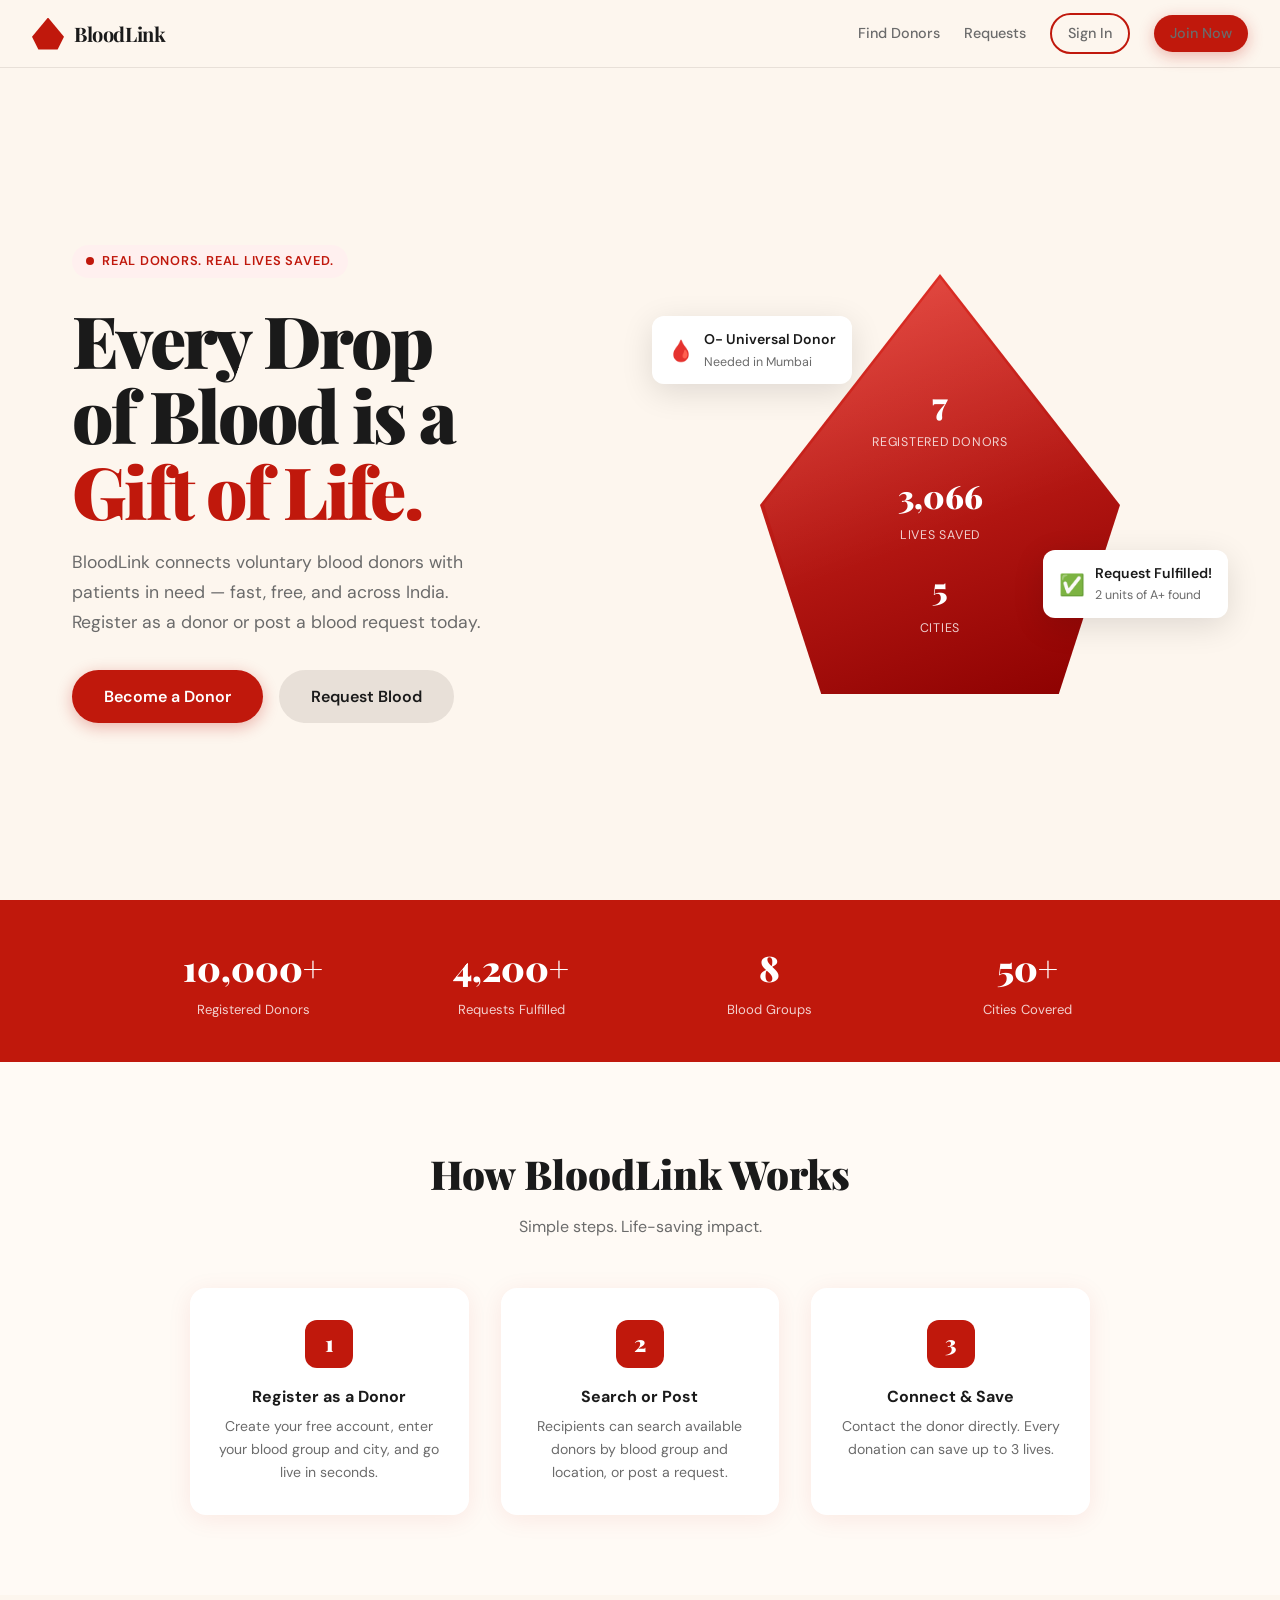
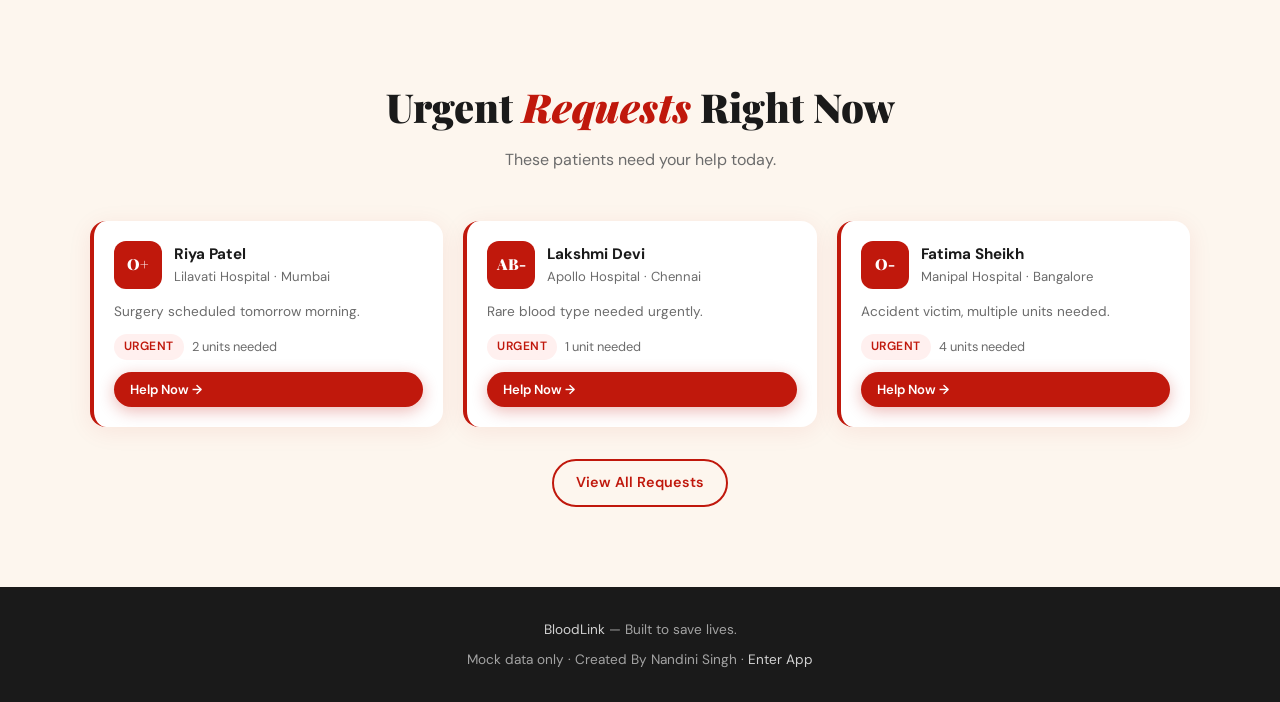
<file: index.html>
<!DOCTYPE html>
<html lang="en">
<head>
  <meta charset="UTF-8" />
  <meta name="viewport" content="width=device-width, initial-scale=1.0" />
  <title>BloodLink — Give Life, Find Hope</title>
  <link rel="stylesheet" href="css/style.css" />
  <style>
    /* ── HERO ── */
    .hero {
      min-height: calc(100vh - 68px);
      display: grid;
      grid-template-columns: 1fr 1fr;
      align-items: center;
      gap: 4rem;
      padding: 4rem 2rem;
      max-width: 1200px;
      margin: 0 auto;
    }

    .hero-text { animation: fadeUp 0.7s ease both; }
    .hero-text .eyebrow {
      display: inline-flex; align-items: center; gap: 8px;
      background: #FFF0EF; color: var(--blood);
      padding: 6px 14px; border-radius: 100px;
      font-size: 0.8rem; font-weight: 600;
      text-transform: uppercase; letter-spacing: 0.06em;
      margin-bottom: 1.5rem;
    }
    .hero-text .eyebrow span { width: 8px; height: 8px; background: var(--blood); border-radius: 50%; animation: pulse-drop 1.5s infinite; }

    .hero-text h1 {
      font-family: 'Playfair Display', serif;
      font-size: clamp(2.8rem, 6vw, 4.5rem);
      font-weight: 900;
      line-height: 1.05;
      letter-spacing: -0.03em;
      color: var(--charcoal);
    }
    .hero-text h1 .accent { color: var(--blood); }
    .hero-text p {
      margin-top: 1.25rem;
      font-size: 1.1rem;
      color: var(--mid);
      max-width: 440px;
      line-height: 1.7;
    }
    .hero-cta {
      display: flex; align-items: center; gap: 1rem;
      margin-top: 2rem;
      flex-wrap: wrap;
    }

    /* ── HERO VISUAL ── */
    .hero-visual {
      animation: fadeUp 0.7s 0.2s ease both;
      position: relative;
    }
    .drop-large {
      width: 360px; height: 420px;
      background: linear-gradient(160deg, #E8342A 0%, #8B0000 100%);
      clip-path: polygon(50% 0%, 100% 55%, 83% 100%, 17% 100%, 0% 55%);
      margin: 0 auto;
      display: flex; flex-direction: column;
      align-items: center; justify-content: center;
      gap: 1rem; padding-top: 3rem;
      position: relative;
      box-shadow: 0 32px 80px rgba(192,24,12,0.3);
    }
    .drop-large::after {
      content: '';
      position: absolute; inset: 4px;
      clip-path: polygon(50% 0%, 100% 55%, 83% 100%, 17% 100%, 0% 55%);
      background: linear-gradient(160deg, rgba(255,255,255,0.15) 0%, transparent 60%);
    }
    .drop-stat {
      text-align: center; color: #fff; z-index: 1;
    }
    .drop-stat .num {
      font-family: 'Playfair Display', serif;
      font-size: 2rem; font-weight: 900; display: block;
    }
    .drop-stat .lbl { font-size: 0.78rem; opacity: 0.8; text-transform: uppercase; letter-spacing: 0.06em; }

    .float-card {
      position: absolute;
      background: #fff;
      border-radius: 12px;
      padding: 0.75rem 1rem;
      box-shadow: 0 8px 32px rgba(0,0,0,0.12);
      display: flex; align-items: center; gap: 10px;
      font-size: 0.85rem;
    }
    .float-card .fc-icon { font-size: 1.3rem; }
    .float-card strong { display: block; font-weight: 600; font-size: 0.88rem; }
    .float-card span { color: var(--mid); font-size: 0.78rem; }
    .float-card-1 { top: 10%; left: -20px; animation: float 3s ease-in-out infinite; }
    .float-card-2 { bottom: 18%; right: -20px; animation: float 3s 1.5s ease-in-out infinite; }

    @keyframes float {
      0%,100% { transform: translateY(0); }
      50% { transform: translateY(-10px); }
    }
    @keyframes fadeUp {
      from { opacity:0; transform: translateY(24px); }
      to { opacity:1; transform: none; }
    }

    /* ── HOW IT WORKS ── */
    .section { padding: 5rem 2rem; }
    .section-title {
      text-align: center; margin-bottom: 3rem;
    }
    .section-title h2 {
      font-family: 'Playfair Display', serif;
      font-size: clamp(1.8rem, 4vw, 2.5rem);
      font-weight: 900;
    }
    .section-title p { color: var(--mid); margin-top: 0.5rem; }

    .steps-grid {
      max-width: 900px; margin: 0 auto;
      display: grid; grid-template-columns: repeat(3, 1fr); gap: 2rem;
    }
    .step {
      text-align: center; padding: 2rem 1.5rem;
      background: var(--card-bg);
      border-radius: var(--radius);
      box-shadow: var(--shadow);
      position: relative;
    }
    .step-num {
      width: 48px; height: 48px;
      background: var(--blood);
      color: #fff;
      border-radius: 12px;
      font-family: 'Playfair Display', serif;
      font-size: 1.4rem; font-weight: 900;
      display: flex; align-items: center; justify-content: center;
      margin: 0 auto 1rem;
    }
    .step h3 { font-size: 1rem; font-weight: 700; margin-bottom: 0.4rem; }
    .step p { font-size: 0.88rem; color: var(--mid); line-height: 1.6; }

    /* ── STATS BAR ── */
    .stats-bar {
      background: var(--blood);
      padding: 2.5rem 2rem;
    }
    .stats-inner {
      max-width: 1000px; margin: 0 auto;
      display: grid; grid-template-columns: repeat(4,1fr);
      gap: 2rem; text-align: center;
    }
    .stat-item { color: #fff; }
    .stat-item .n {
      font-family: 'Playfair Display', serif;
      font-size: 2.2rem; font-weight: 900;
      display: block;
    }
    .stat-item .l { font-size: 0.82rem; opacity: 0.8; }

    /* ── URGENT REQUESTS PREVIEW ── */
    .urgent-preview {
      max-width: 1100px; margin: 0 auto;
      display: grid; grid-template-columns: repeat(auto-fill, minmax(280px,1fr)); gap: 1.25rem;
    }
    .request-mini {
      background: var(--card-bg);
      border-radius: var(--radius);
      padding: 1.25rem;
      box-shadow: var(--shadow);
      display: flex; flex-direction: column; gap: 0.75rem;
      border-left: 4px solid var(--blood);
    }
    .request-mini-top { display: flex; align-items: center; gap: 12px; }
    .request-mini h4 { font-weight: 700; font-size: 0.95rem; }
    .request-mini p { font-size: 0.82rem; color: var(--mid); }
    .request-mini-meta { display: flex; gap: 8px; align-items: center; flex-wrap: wrap; }

    /* ── FOOTER ── */
    footer {
      background: var(--charcoal);
      color: rgba(255,255,255,0.6);
      text-align: center;
      padding: 2rem;
      font-size: 0.85rem;
    }
    footer a { color: rgba(255,255,255,0.8); text-decoration: none; }

    @media (max-width: 768px) {
      .hero { grid-template-columns: 1fr; gap: 2rem; padding: 2rem 1rem; min-height: auto; }
      .drop-large { width: 260px; height: 300px; }
      .float-card-1, .float-card-2 { display: none; }
      .steps-grid { grid-template-columns: 1fr; }
      .stats-inner { grid-template-columns: repeat(2,1fr); }
    }
  </style>
</head>
<body>

<!-- NAV -->
<nav>
  <a class="nav-brand" href="index.html">
    <div class="drop"></div>
    <span>BloodLink</span>
  </a>
  <div class="nav-links">
    <a href="dashboard.html">Find Donors</a>
    <a href="dashboard.html#requests">Requests</a>
    <a href="login.html" class="btn btn-outline btn-sm">Sign In</a>
    <a href="login.html#register" class="btn btn-primary btn-sm">Join Now</a>
  </div>
</nav>

<!-- HERO -->
<section>
  <div class="hero">
    <div class="hero-text">
      <div class="eyebrow"><span></span> Real donors. Real lives saved.</div>
      <h1>Every Drop<br>of Blood is a<br><span class="accent">Gift of Life.</span></h1>
      <p>BloodLink connects voluntary blood donors with patients in need — fast, free, and across India. Register as a donor or post a blood request today.</p>
      <div class="hero-cta">
        <a href="login.html#register" class="btn btn-primary btn-lg">Become a Donor</a>
        <a href="dashboard.html#requests" class="btn btn-ghost btn-lg">Request Blood</a>
      </div>
    </div>
    <div class="hero-visual">
      <div class="float-card float-card-1">
        <div class="fc-icon">🩸</div>
        <div><strong>O− Universal Donor</strong><span>Needed in Mumbai</span></div>
      </div>
      <div class="drop-large">
        <div class="drop-stat"><span class="num" id="counter-donors">0</span><span class="lbl">Registered Donors</span></div>
        <div class="drop-stat"><span class="num" id="counter-lives">0</span><span class="lbl">Lives Saved</span></div>
        <div class="drop-stat"><span class="num" id="counter-cities">0</span><span class="lbl">Cities</span></div>
      </div>
      <div class="float-card float-card-2">
        <div class="fc-icon">✅</div>
        <div><strong>Request Fulfilled!</strong><span>2 units of A+ found</span></div>
      </div>
    </div>
  </div>
</section>

<!-- STATS BAR -->
<div class="stats-bar">
  <div class="stats-inner">
    <div class="stat-item"><span class="n">10,000+</span><span class="l">Registered Donors</span></div>
    <div class="stat-item"><span class="n">4,200+</span><span class="l">Requests Fulfilled</span></div>
    <div class="stat-item"><span class="n">8</span><span class="l">Blood Groups</span></div>
    <div class="stat-item"><span class="n">50+</span><span class="l">Cities Covered</span></div>
  </div>
</div>

<!-- HOW IT WORKS -->
<section class="section" style="background: var(--warm-white);">
  <div class="section-title">
    <h2>How BloodLink Works</h2>
    <p>Simple steps. Life-saving impact.</p>
  </div>
  <div class="steps-grid">
    <div class="step">
      <div class="step-num">1</div>
      <h3>Register as a Donor</h3>
      <p>Create your free account, enter your blood group and city, and go live in seconds.</p>
    </div>
    <div class="step">
      <div class="step-num">2</div>
      <h3>Search or Post</h3>
      <p>Recipients can search available donors by blood group and location, or post a request.</p>
    </div>
    <div class="step">
      <div class="step-num">3</div>
      <h3>Connect & Save</h3>
      <p>Contact the donor directly. Every donation can save up to 3 lives.</p>
    </div>
  </div>
</section>

<!-- URGENT REQUESTS PREVIEW -->
<section class="section">
  <div class="section-title">
    <h2>Urgent <em style="font-style:italic;color:var(--blood)">Requests</em> Right Now</h2>
    <p>These patients need your help today.</p>
  </div>
  <div class="urgent-preview" id="urgentPreview"></div>
  <div style="text-align:center; margin-top:2rem;">
    <a href="dashboard.html#requests" class="btn btn-outline">View All Requests</a>
  </div>
</section>

<!-- FOOTER -->
<footer>
  <p style="margin-bottom:0.5rem;">
    <a href="index.html">BloodLink</a> — Built to save lives.
  </p>
  <p>Mock data only · Created By Nandini Singh · <a href="dashboard.html">Enter App</a></p>
</footer>

<div class="toast-container"></div>
<script src="js/app.js"></script>
<script>
  // Counter animation
  function animateCounter(el, target, duration = 1600) {
    let start = 0, step = target / (duration / 16);
    const tick = () => {
      start = Math.min(start + step, target);
      el.textContent = Math.floor(start).toLocaleString();
      if (start < target) requestAnimationFrame(tick);
    };
    requestAnimationFrame(tick);
  }
  window.addEventListener('load', () => {
    animateCounter(document.getElementById('counter-donors'), DonorStore.getAll().length);
    animateCounter(document.getElementById('counter-lives'), 4200);
    animateCounter(document.getElementById('counter-cities'), CITIES.length);
  });

  // Urgent requests preview
  const urgent = RequestStore.getActive().filter(r => r.urgency === 'urgent').slice(0, 3);
  const container = document.getElementById('urgentPreview');
  if (urgent.length === 0) {
    container.innerHTML = '<div class="empty-state"><div class="icon">🕊️</div><h3>No urgent requests right now</h3><p>Check back later or post your own request.</p></div>';
  } else {
    container.innerHTML = urgent.map(r => `
      <div class="request-mini">
        <div class="request-mini-top">
          <div class="blood-badge">${r.blood}</div>
          <div>
            <h4>${r.patient}</h4>
            <p>${r.hospital} · ${r.city}</p>
          </div>
        </div>
        <p style="font-size:0.85rem;color:var(--mid);">${r.note}</p>
        <div class="request-mini-meta">
          <span class="badge badge-urgent">Urgent</span>
          <span style="font-size:0.8rem;color:var(--mid);">${r.units} unit${r.units>1?'s':''} needed</span>
        </div>
        <a href="dashboard.html#requests" class="btn btn-primary btn-sm">Help Now →</a>
      </div>
    `).join('');
  }
</script>
</body>
</html>
</file>
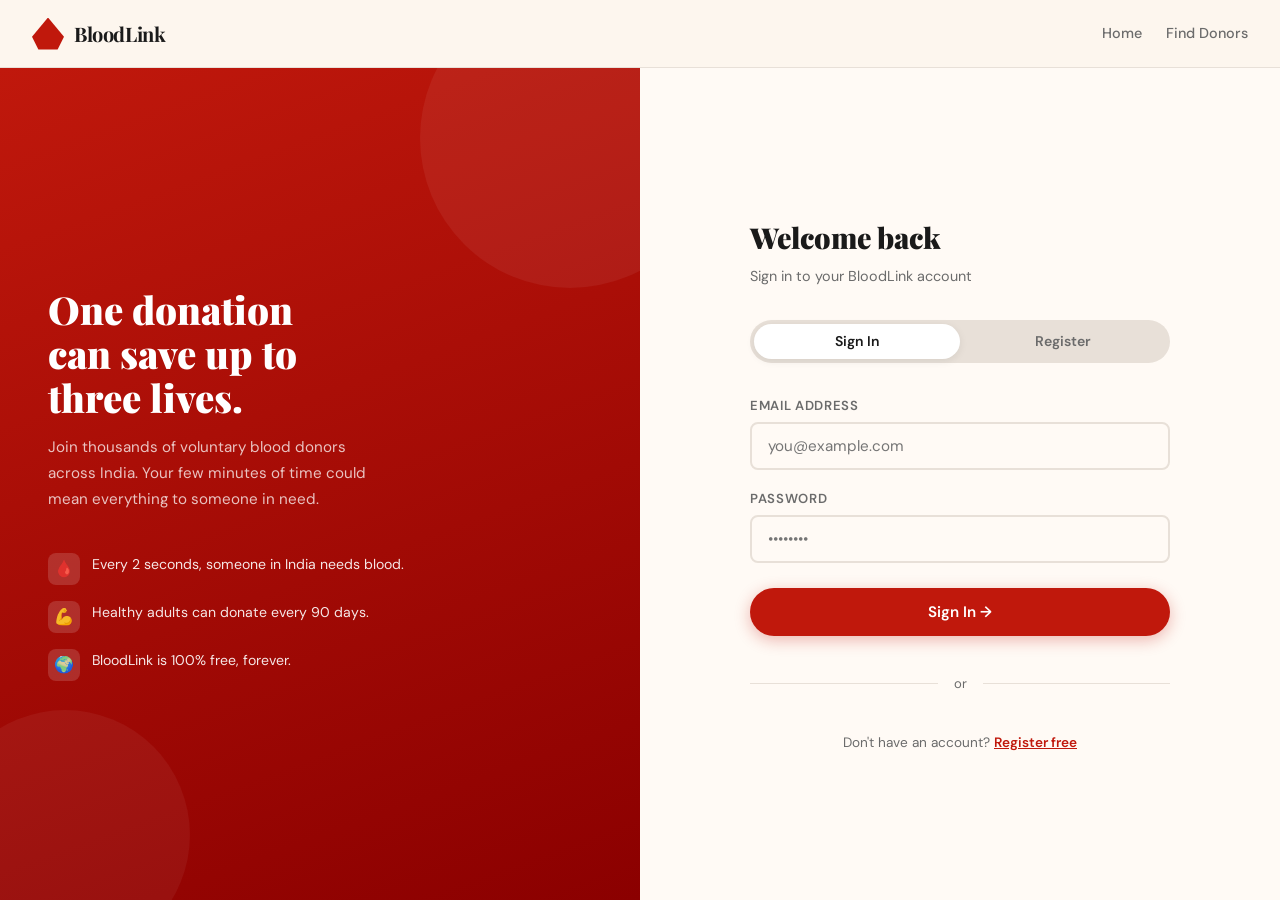
<file: dashboard.html>
<!DOCTYPE html>
<html lang="en">
<head>
  <meta charset="UTF-8" />
  <meta name="viewport" content="width=device-width, initial-scale=1.0" />
  <title>BloodLink — Dashboard</title>
  <link rel="stylesheet" href="css/style.css" />
  <style>
    /* ── LAYOUT ── */
    .dash-layout {
      display: grid;
      grid-template-columns: 260px 1fr;
      min-height: calc(100vh - 68px);
    }

    /* ── SIDEBAR ── */
    .sidebar {
      background: var(--card-bg);
      border-right: 1px solid var(--soft);
      padding: 1.5rem 1rem;
      position: sticky; top: 68px;
      height: calc(100vh - 68px);
      overflow-y: auto;
      display: flex; flex-direction: column; gap: 0.25rem;
    }
    .sidebar-section { font-size: 0.72rem; font-weight: 700; color: var(--mid); text-transform: uppercase; letter-spacing: 0.07em; padding: 1rem 0.75rem 0.5rem; }
    .sidebar-link {
      display: flex; align-items: center; gap: 10px;
      padding: 0.65rem 0.75rem;
      border-radius: 10px;
      text-decoration: none;
      color: var(--charcoal);
      font-size: 0.9rem; font-weight: 500;
      transition: all 0.15s;
      cursor: pointer;
    }
    .sidebar-link:hover { background: var(--soft); }
    .sidebar-link.active { background: #FFF0EF; color: var(--blood); font-weight: 700; }
    .sidebar-link .ico { font-size: 1.1rem; width: 22px; text-align: center; }

    .sidebar-user {
      margin-top: auto;
      padding-top: 1rem;
      border-top: 1px solid var(--soft);
    }
    .user-card {
      display: flex; align-items: center; gap: 10px;
      padding: 0.75rem;
      border-radius: 12px;
      background: var(--cream);
    }
    .user-avatar {
      width: 40px; height: 40px; flex-shrink: 0;
      border-radius: 50%;
      background: var(--blood); color: #fff;
      display: flex; align-items: center; justify-content: center;
      font-weight: 700; font-size: 1rem;
    }
    .user-info strong { display: block; font-size: 0.88rem; font-weight: 700; }
    .user-info span { font-size: 0.78rem; color: var(--mid); }

    /* ── MAIN CONTENT ── */
    .dash-main { padding: 2rem; overflow-y: auto; }

    /* ── SECTION HEADER ── */
    .section-header {
      display: flex; align-items: center; justify-content: space-between;
      margin-bottom: 1.5rem;
    }
    .section-header h2 {
      font-family: 'Playfair Display', serif;
      font-size: 1.5rem; font-weight: 900;
    }

    /* ── SEARCH FILTERS ── */
    .filter-bar {
      background: var(--card-bg);
      border-radius: var(--radius);
      padding: 1.25rem 1.5rem;
      display: flex; gap: 1rem; align-items: flex-end;
      box-shadow: var(--shadow);
      margin-bottom: 1.5rem;
      flex-wrap: wrap;
    }
    .filter-bar .form-group { flex: 1; min-width: 140px; }
    .filter-bar .form-group select,
    .filter-bar .form-group input { font-size: 0.88rem; padding: 0.6rem 0.85rem; }

    /* ── DONOR GRID ── */
    .donor-grid {
      display: grid;
      grid-template-columns: repeat(auto-fill, minmax(260px, 1fr));
      gap: 1.25rem;
    }
    .donor-card {
      background: var(--card-bg);
      border-radius: var(--radius);
      padding: 1.25rem;
      box-shadow: var(--shadow);
      display: flex; flex-direction: column; gap: 0.85rem;
      transition: box-shadow 0.2s, transform 0.2s;
      border: 2px solid transparent;
    }
    .donor-card:hover { box-shadow: var(--shadow-lg); transform: translateY(-2px); }
    .donor-card.unavailable { opacity: 0.65; }
    .donor-card-top { display: flex; align-items: center; gap: 12px; }
    .donor-name { font-weight: 700; font-size: 0.95rem; }
    .donor-meta { font-size: 0.8rem; color: var(--mid); }
    .donor-footer { display: flex; justify-content: space-between; align-items: center; padding-top: 0.5rem; border-top: 1px solid var(--soft); }
    .donor-footer .last-donated { font-size: 0.75rem; color: var(--mid); }
    .donor-footer .avail { display: flex; align-items: center; gap: 5px; font-size: 0.78rem; font-weight: 600; }
    .avail.yes { color: #2D7A2D; }
    .avail.no  { color: #999; }
    .avail-dot { width: 7px; height: 7px; border-radius: 50%; }
    .avail.yes .avail-dot { background: #2D7A2D; }
    .avail.no  .avail-dot { background: #ccc; }

    /* ── REQUEST LIST ── */
    .request-list { display: flex; flex-direction: column; gap: 1rem; }
    .request-card {
      background: var(--card-bg);
      border-radius: var(--radius);
      padding: 1.25rem 1.5rem;
      box-shadow: var(--shadow);
      display: grid;
      grid-template-columns: auto 1fr auto;
      align-items: center;
      gap: 1.25rem;
      border-left: 5px solid var(--soft);
      transition: box-shadow 0.2s;
    }
    .request-card:hover { box-shadow: var(--shadow-lg); }
    .request-card.urgent { border-left-color: var(--blood); }
    .request-card.closed { border-left-color: #ccc; opacity: 0.7; }
    .request-info h4 { font-weight: 700; font-size: 0.95rem; margin-bottom: 3px; }
    .request-info .meta { font-size: 0.8rem; color: var(--mid); display: flex; gap: 12px; flex-wrap: wrap; }
    .request-info .meta span { display: flex; align-items: center; gap: 4px; }
    .request-note { font-size: 0.83rem; color: var(--mid); margin-top: 6px; font-style: italic; }
    .request-actions { display: flex; flex-direction: column; gap: 8px; align-items: flex-end; }

    /* ── POST REQUEST MODAL ── */
    .modal-form { display: flex; flex-direction: column; gap: 1rem; }
    .modal-form .form-row { display: grid; grid-template-columns: 1fr 1fr; gap: 1rem; }

    /* ── PROFILE SECTION ── */
    .profile-grid { display: grid; grid-template-columns: 1fr 1fr; gap: 1.5rem; }
    .profile-card {
      background: var(--card-bg);
      border-radius: var(--radius);
      padding: 1.5rem;
      box-shadow: var(--shadow);
    }
    .profile-card h3 {
      font-family: 'Playfair Display', serif;
      font-size: 1.1rem; font-weight: 700;
      margin-bottom: 1rem;
      display: flex; align-items: center; gap: 8px;
    }
    .profile-field { display: flex; justify-content: space-between; padding: 0.6rem 0; border-bottom: 1px solid var(--soft); font-size: 0.9rem; }
    .profile-field:last-child { border-bottom: none; }
    .profile-field .lbl { color: var(--mid); }
    .profile-field .val { font-weight: 600; }

    /* ── RESPONSIVE ── */
    @media (max-width: 900px) {
      .dash-layout { grid-template-columns: 1fr; }
      .sidebar { display: none; }
      .dash-main { padding: 1rem; }
      .request-card { grid-template-columns: auto 1fr; }
      .request-actions { grid-column: 1/-1; flex-direction: row; }
      .profile-grid { grid-template-columns: 1fr; }
    }
    @media (max-width: 580px) {
      .donor-grid { grid-template-columns: 1fr; }
      .filter-bar { flex-direction: column; }
      .filter-bar .form-group { width: 100%; }
    }
  </style>
</head>
<body>

<nav>
  <a class="nav-brand" href="index.html">
    <div class="drop"></div>
    <span>BloodLink</span>
  </a>
  <div class="nav-links">
    <a href="index.html">Home</a>
    <a href="#" onclick="Auth.logout()" class="btn btn-outline btn-sm">Sign Out</a>
  </div>
</nav>

<div class="dash-layout">
  <!-- SIDEBAR -->
  <aside class="sidebar">
    <div class="sidebar-section">Discover</div>
    <div class="sidebar-link active" onclick="showSection('donors')" id="nav-donors">
      <span class="ico">🩸</span> Find Donors
    </div>
    <div class="sidebar-link" onclick="showSection('requests')" id="nav-requests">
      <span class="ico">📋</span> Blood Requests
    </div>

    <div class="sidebar-section">Account</div>
    <div class="sidebar-link" onclick="showSection('profile')" id="nav-profile">
      <span class="ico">👤</span> My Profile
    </div>
    <div class="sidebar-link" onclick="Auth.logout()">
      <span class="ico">🚪</span> Sign Out
    </div>

    <div class="sidebar-user">
      <div class="user-card" id="sidebarUser"></div>
    </div>
  </aside>

  <!-- MAIN -->
  <main class="dash-main">

    <!-- ── DONORS SECTION ── -->
    <div id="section-donors">
      <div class="section-header">
        <h2>Find <em style="font-style:italic;color:var(--blood)">Donors</em></h2>
        <span id="donorCount" style="font-size:0.85rem;color:var(--mid);"></span>
      </div>

      <div class="filter-bar">
        <div class="form-group">
          <label>Blood Group</label>
          <select id="filterBlood">
            <option value="">All Groups</option>
          </select>
        </div>
        <div class="form-group">
          <label>City</label>
          <select id="filterCity">
            <option value="">All Cities</option>
          </select>
        </div>
        <div class="form-group" style="flex:0;">
          <label>&nbsp;</label>
          <button class="btn btn-primary" onclick="searchDonors()">Search</button>
        </div>
        <div class="form-group" style="flex:0;">
          <label>&nbsp;</label>
          <button class="btn btn-ghost" onclick="resetDonors()">Reset</button>
        </div>
      </div>

      <div class="donor-grid" id="donorGrid"></div>
    </div>

    <!-- ── REQUESTS SECTION ── -->
    <div id="section-requests" style="display:none;">
      <div class="section-header">
        <h2>Blood <em style="font-style:italic;color:var(--blood)">Requests</em></h2>
        <button class="btn btn-primary" onclick="openPostModal()">+ Post Request</button>
      </div>

      <div class="filter-bar">
        <div class="form-group">
          <label>Blood Group</label>
          <select id="reqFilterBlood">
            <option value="">All</option>
          </select>
        </div>
        <div class="form-group">
          <label>Status</label>
          <select id="reqFilterStatus">
            <option value="">All</option>
            <option value="active">Active</option>
            <option value="closed">Closed</option>
          </select>
        </div>
        <div class="form-group" style="flex:0;">
          <label>&nbsp;</label>
          <button class="btn btn-primary" onclick="renderRequests()">Filter</button>
        </div>
      </div>

      <div class="request-list" id="requestList"></div>
    </div>

    <!-- ── PROFILE SECTION ── -->
    <div id="section-profile" style="display:none;">
      <div class="section-header">
        <h2>My <em style="font-style:italic;color:var(--blood)">Profile</em></h2>
      </div>
      <div class="profile-grid" id="profileGrid"></div>
    </div>

  </main>
</div>

<!-- POST REQUEST MODAL -->
<div class="modal-overlay" id="postModal">
  <div class="modal">
    <div class="modal-header">
      <h2>Post a Blood Request</h2>
      <button class="modal-close" onclick="closePostModal()">✕</button>
    </div>
    <form class="modal-form" id="postForm">
      <div class="form-group">
        <label>Patient Name</label>
        <input type="text" id="reqPatient" placeholder="Full name" required />
      </div>
      <div class="form-row">
        <div class="form-group">
          <label>Blood Group</label>
          <select id="reqBlood" required><option value="">Select</option></select>
        </div>
        <div class="form-group">
          <label>Units Needed</label>
          <input type="number" id="reqUnits" min="1" max="10" value="1" required />
        </div>
      </div>
      <div class="form-group">
        <label>Hospital</label>
        <input type="text" id="reqHospital" placeholder="e.g. Apollo Hospital" required />
      </div>
      <div class="form-row">
        <div class="form-group">
          <label>City</label>
          <select id="reqCity" required><option value="">Select</option></select>
        </div>
        <div class="form-group">
          <label>Urgency</label>
          <select id="reqUrgency">
            <option value="urgent">🔴 Urgent</option>
            <option value="normal">🟡 Normal</option>
          </select>
        </div>
      </div>
      <div class="form-group">
        <label>Contact Number</label>
        <input type="tel" id="reqContact" placeholder="98765-43210" required />
      </div>
      <div class="form-group">
        <label>Additional Note</label>
        <textarea id="reqNote" placeholder="Any important details..."></textarea>
      </div>
      <button type="submit" class="btn btn-primary auth-submit" style="width:100%;justify-content:center;">Post Request</button>
    </form>
  </div>
</div>

<!-- CONTACT MODAL -->
<div class="modal-overlay" id="contactModal">
  <div class="modal">
    <div class="modal-header">
      <h2>Contact Donor</h2>
      <button class="modal-close" onclick="document.getElementById('contactModal').classList.remove('active')">✕</button>
    </div>
    <div id="contactModalBody"></div>
  </div>
</div>

<div class="toast-container"></div>
<script src="js/app.js"></script>
<script>
  Auth.require();

  const user = Auth.current();

  // ── SIDEBAR USER ──
  const sbu = document.getElementById('sidebarUser');
  if (user) {
    sbu.innerHTML = `
      <div class="user-avatar">${user.name.charAt(0).toUpperCase()}</div>
      <div class="user-info">
        <strong>${user.name.split(' ')[0]}</strong>
        <span class="blood-badge" style="width:auto;height:auto;padding:2px 8px;font-size:0.72rem;border-radius:6px;">${user.blood || '—'}</span>
      </div>`;
  }

  // ── POPULATE SELECTS ──
  ['filterBlood','reqFilterBlood','reqBlood'].forEach(id => {
    const el = document.getElementById(id);
    BLOOD_GROUPS.forEach(g => el.insertAdjacentHTML('beforeend', `<option value="${g}">${g}</option>`));
  });
  ['filterCity','reqCity'].forEach(id => {
    const el = document.getElementById(id);
    CITIES.forEach(c => el.insertAdjacentHTML('beforeend', `<option value="${c}">${c}</option>`));
  });

  // ── SECTION SWITCHING ──
  const sections = ['donors','requests','profile'];
  function showSection(name) {
    sections.forEach(s => {
      document.getElementById('section-'+s).style.display = s === name ? 'block' : 'none';
      document.getElementById('nav-'+s)?.classList.toggle('active', s === name);
    });
    if (name === 'donors')   renderDonors(DonorStore.getAll());
    if (name === 'requests') renderRequests();
    if (name === 'profile')  renderProfile();
    window.location.hash = name;
  }

  // ── DONORS ──
  function renderDonors(donors) {
    const grid = document.getElementById('donorGrid');
    document.getElementById('donorCount').textContent = donors.length + ' donor' + (donors.length !== 1 ? 's' : '') + ' found';
    if (!donors.length) {
      grid.innerHTML = '<div class="empty-state" style="grid-column:1/-1"><div class="icon">🔍</div><h3>No donors found</h3><p>Try a different blood group or city.</p></div>';
      return;
    }
    grid.innerHTML = donors.map(d => `
      <div class="donor-card ${!d.available ? 'unavailable' : ''}">
        <div class="donor-card-top">
          <div class="blood-badge">${d.blood}</div>
          <div>
            <div class="donor-name">${d.name}</div>
            <div class="donor-meta">📍 ${d.city} · Age ${d.age || '—'}</div>
          </div>
        </div>
        <div class="donor-footer">
          <span class="last-donated">Last donated: ${d.lastDonated || 'No record'}</span>
          <span class="avail ${d.available ? 'yes' : 'no'}">
            <span class="avail-dot"></span>
            ${d.available ? 'Available' : 'Unavailable'}
          </span>
        </div>
        ${d.available ? `<button class="btn btn-primary btn-sm" onclick="openContactModal(${JSON.stringify(d).replace(/"/g,'&quot;')})">Contact →</button>` : `<button class="btn btn-ghost btn-sm" disabled>Not available</button>`}
      </div>
    `).join('');
  }

  function searchDonors() {
    const blood = document.getElementById('filterBlood').value;
    const city  = document.getElementById('filterCity').value;
    const results = DonorStore.search({ blood, city });
    renderDonors(results);
  }
  function resetDonors() {
    document.getElementById('filterBlood').value = '';
    document.getElementById('filterCity').value  = '';
    renderDonors(DonorStore.getAll());
  }

  // ── REQUESTS ──
  function renderRequests() {
    const blood  = document.getElementById('reqFilterBlood').value;
    const status = document.getElementById('reqFilterStatus').value;
    let reqs = RequestStore.getAll();
    if (blood)  reqs = reqs.filter(r => r.blood === blood);
    if (status) reqs = reqs.filter(r => r.status === status);
    // Sort: urgent first
    reqs.sort((a,b) => (a.urgency === 'urgent' ? -1 : 1));

    const list = document.getElementById('requestList');
    if (!reqs.length) {
      list.innerHTML = '<div class="empty-state"><div class="icon">📋</div><h3>No requests found</h3><p>Post the first request!</p></div>';
      return;
    }
    list.innerHTML = reqs.map(r => `
      <div class="request-card ${r.urgency} ${r.status}">
        <div class="blood-badge" style="width:52px;height:52px;font-size:0.9rem;">${r.blood}</div>
        <div class="request-info">
          <h4>${r.patient} <span style="font-weight:400;color:var(--mid);font-size:0.85rem;">· ${r.units} unit${r.units>1?'s':''}</span></h4>
          <div class="meta">
            <span>🏥 ${r.hospital}</span>
            <span>📍 ${r.city}</span>
            <span>📅 ${r.date}</span>
          </div>
          <div class="request-note">${r.note}</div>
        </div>
        <div class="request-actions">
          <span class="badge badge-${r.urgency === 'urgent' ? 'urgent' : (r.status === 'closed' ? 'closed' : 'active')}">${r.urgency === 'urgent' ? '🔴 Urgent' : (r.status === 'closed' ? 'Closed' : 'Active')}</span>
          ${r.status === 'active' ? `<button class="btn btn-primary btn-sm" onclick="callContact('${r.contact}','${r.postedBy}')">📞 ${r.contact}</button>` : ''}
        </div>
      </div>
    `).join('');
  }

  function callContact(phone, name) {
    toast(`Contacting ${name} at ${phone}`, 'success');
  }

  // ── POST REQUEST MODAL ──
  function openPostModal() {
    if (!user) { toast('Please sign in to post a request.', 'error'); return; }
    document.getElementById('postModal').classList.add('active');
  }
  function closePostModal() {
    document.getElementById('postModal').classList.remove('active');
    document.getElementById('postForm').reset();
  }
  document.getElementById('postModal').addEventListener('click', e => {
    if (e.target === e.currentTarget) closePostModal();
  });

  document.getElementById('postForm').addEventListener('submit', e => {
    e.preventDefault();
    const req = {
      patient: document.getElementById('reqPatient').value.trim(),
      blood:   document.getElementById('reqBlood').value,
      units:   +document.getElementById('reqUnits').value,
      hospital:document.getElementById('reqHospital').value.trim(),
      city:    document.getElementById('reqCity').value,
      urgency: document.getElementById('reqUrgency').value,
      contact: document.getElementById('reqContact').value.trim(),
      note:    document.getElementById('reqNote').value.trim(),
      postedBy: user.name,
    };
    if (!req.blood || !req.city) { toast('Please fill all required fields.', 'error'); return; }
    RequestStore.add(req);
    closePostModal();
    renderRequests();
    toast('Request posted successfully!', 'success');
  });

  // ── CONTACT DONOR MODAL ──
  function openContactModal(donor) {
    const body = document.getElementById('contactModalBody');
    body.innerHTML = `
      <div style="display:flex;align-items:center;gap:14px;margin-bottom:1.5rem;">
        <div class="blood-badge" style="width:56px;height:56px;">${donor.blood}</div>
        <div>
          <div style="font-weight:700;font-size:1rem;">${donor.name}</div>
          <div style="font-size:0.85rem;color:var(--mid);">📍 ${donor.city} · Age ${donor.age || '—'}</div>
        </div>
      </div>
      <div class="profile-field"><span class="lbl">Phone</span><span class="val">${donor.phone || 'Not provided'}</span></div>
      <div class="profile-field"><span class="lbl">Last Donated</span><span class="val">${donor.lastDonated || 'No record'}</span></div>
      <div class="profile-field"><span class="lbl">Availability</span><span class="val" style="color:var(--blood);">✓ Available</span></div>
      <div style="margin-top:1.5rem;display:flex;gap:1rem;">
        ${donor.phone ? `<a href="tel:${donor.phone}" class="btn btn-primary" style="flex:1;justify-content:center;">📞 Call Now</a>` : ''}
        <button class="btn btn-ghost" onclick="document.getElementById('contactModal').classList.remove('active')" style="flex:1;">Close</button>
      </div>
    `;
    document.getElementById('contactModal').classList.add('active');
  }
  document.getElementById('contactModal').addEventListener('click', e => {
    if (e.target === e.currentTarget) e.currentTarget.classList.remove('active');
  });

  // ── PROFILE ──
  function renderProfile() {
    const u = Auth.current();
    if (!u) return;
    const grid = document.getElementById('profileGrid');
    grid.innerHTML = `
      <div class="profile-card">
        <h3>🩸 Personal Info</h3>
        <div class="profile-field"><span class="lbl">Full Name</span><span class="val">${u.name}</span></div>
        <div class="profile-field"><span class="lbl">Email</span><span class="val">${u.email}</span></div>
        <div class="profile-field"><span class="lbl">Age</span><span class="val">${u.age || '—'}</span></div>
        <div class="profile-field"><span class="lbl">Phone</span><span class="val">${u.phone || '—'}</span></div>
        <div class="profile-field"><span class="lbl">Role</span><span class="val" style="text-transform:capitalize;">${u.role}</span></div>
      </div>
      <div class="profile-card">
        <h3>🏥 Donor Details</h3>
        <div class="profile-field"><span class="lbl">Blood Group</span>
          <span class="val" style="display:flex;align-items:center;gap:8px;">
            <span class="blood-badge" style="width:36px;height:36px;font-size:0.8rem;">${u.blood || '—'}</span> ${u.blood || 'Not set'}
          </span>
        </div>
        <div class="profile-field"><span class="lbl">City</span><span class="val">${u.city || '—'}</span></div>
        <div class="profile-field"><span class="lbl">Donor Status</span><span class="val" style="color:${u.role==='donor'?'#2D7A2D':'var(--mid)'};">${u.role==='donor'?'✓ Active Donor':'Not registered as donor'}</span></div>
        ${u.role === 'recipient' ? `<div style="margin-top:1rem;"><a href="#" onclick="switchToDonor()" class="btn btn-outline btn-sm">Register as Donor too</a></div>` : ''}
      </div>
    `;
  }

  function switchToDonor() {
    const users = JSON.parse(localStorage.getItem('bl_users') || '[]');
    const idx = users.findIndex(u => u.id === user.id);
    if (idx > -1) {
      users[idx].role = 'donor';
      localStorage.setItem('bl_users', JSON.stringify(users));
      Auth.login(users[idx]);
      DonorStore.add({ name: user.name, blood: user.blood, city: user.city, age: user.age, phone: user.phone, lastDonated: null });
      toast('You are now registered as a donor!', 'success');
      renderProfile();
    }
  }

  // ── INIT ──
  const hash = window.location.hash.replace('#','') || 'donors';
  showSection(sections.includes(hash) ? hash : 'donors');
</script>
</body>
</html>
</file>
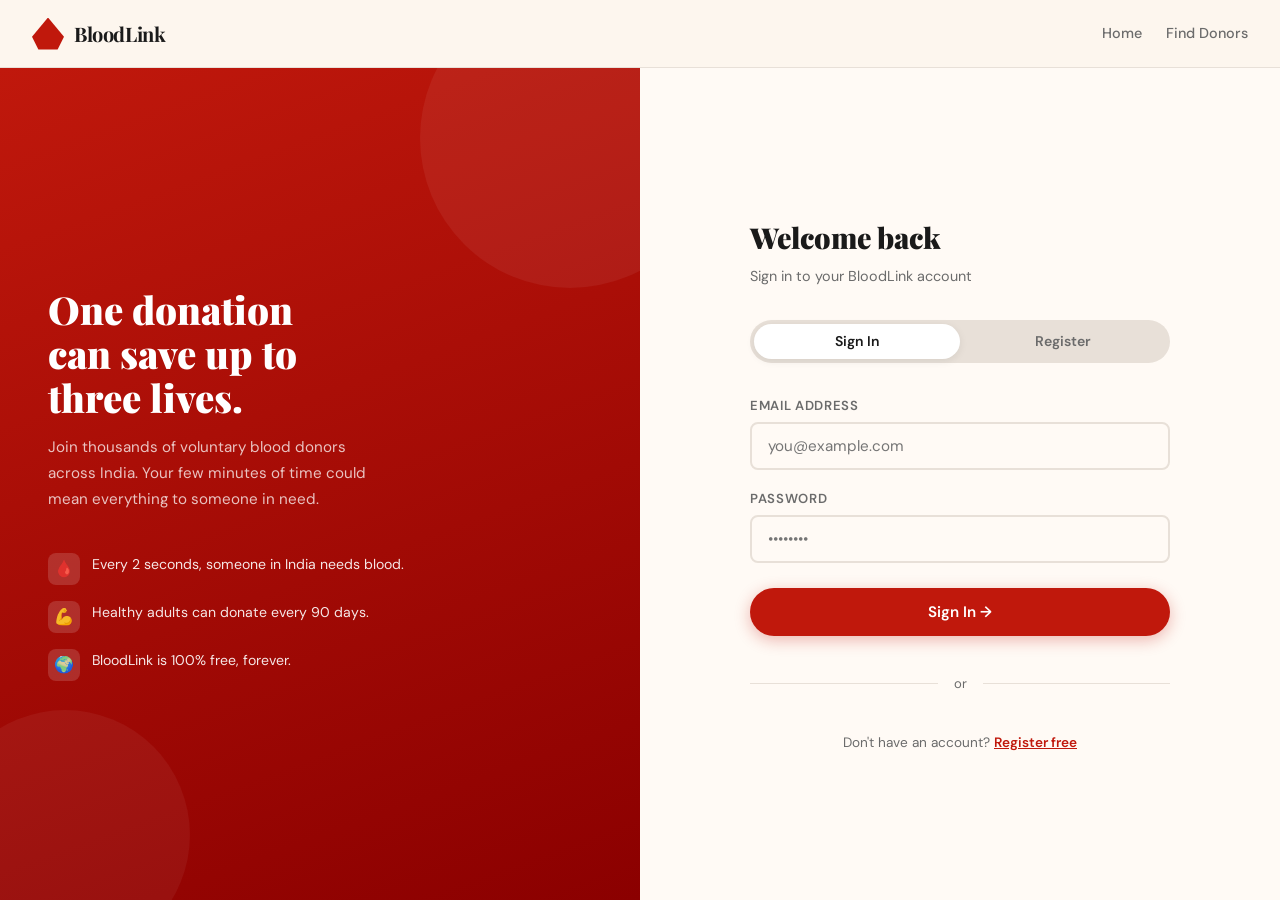
<file: login.html>
<!DOCTYPE html>
<html lang="en">
<head>
  <meta charset="UTF-8" />
  <meta name="viewport" content="width=device-width, initial-scale=1.0" />
  <title>BloodLink — Sign In / Register</title>
  <link rel="stylesheet" href="css/style.css" />
  <style>
    body { display: flex; flex-direction: column; min-height: 100vh; }

    .auth-wrap {
      flex: 1;
      display: grid;
      grid-template-columns: 1fr 1fr;
      min-height: calc(100vh - 68px);
    }

    /* ── LEFT PANEL ── */
    .auth-panel-left {
      background: linear-gradient(160deg, var(--blood) 0%, var(--blood-dark) 100%);
      display: flex; flex-direction: column;
      justify-content: center; align-items: flex-start;
      padding: 3rem;
      position: relative; overflow: hidden;
    }
    .auth-panel-left::before {
      content: '';
      position: absolute; top: -80px; right: -80px;
      width: 300px; height: 300px;
      background: rgba(255,255,255,0.06);
      border-radius: 50%;
    }
    .auth-panel-left::after {
      content: '';
      position: absolute; bottom: -60px; left: -60px;
      width: 250px; height: 250px;
      background: rgba(255,255,255,0.05);
      border-radius: 50%;
    }
    .auth-panel-left h2 {
      font-family: 'Playfair Display', serif;
      font-size: clamp(1.8rem, 3vw, 2.6rem);
      font-weight: 900; color: #fff;
      line-height: 1.15;
      position: relative; z-index: 1;
    }
    .auth-panel-left p {
      color: rgba(255,255,255,0.75);
      margin-top: 1rem; font-size: 0.95rem; line-height: 1.7;
      position: relative; z-index: 1; max-width: 340px;
    }
    .blood-facts {
      margin-top: 2.5rem;
      display: flex; flex-direction: column; gap: 1rem;
      position: relative; z-index: 1;
    }
    .fact {
      display: flex; align-items: flex-start; gap: 12px;
      color: rgba(255,255,255,0.9); font-size: 0.88rem;
    }
    .fact .icon {
      width: 32px; height: 32px; flex-shrink: 0;
      background: rgba(255,255,255,0.15);
      border-radius: 8px;
      display: flex; align-items: center; justify-content: center;
      font-size: 1rem;
    }

    /* ── RIGHT PANEL ── */
    .auth-panel-right {
      display: flex; flex-direction: column;
      justify-content: center; align-items: center;
      padding: 3rem 2rem;
      background: var(--warm-white);
    }
    .auth-box {
      width: 100%; max-width: 420px;
    }
    .auth-box h1 {
      font-family: 'Playfair Display', serif;
      font-size: 1.8rem; font-weight: 900;
      margin-bottom: 0.25rem;
    }
    .auth-box .subtitle { color: var(--mid); font-size: 0.9rem; margin-bottom: 2rem; }

    /* TABS */
    .auth-tabs {
      display: flex; gap: 0;
      background: var(--soft);
      border-radius: 100px;
      padding: 4px;
      margin-bottom: 2rem;
    }
    .auth-tab {
      flex: 1; padding: 0.55rem 1rem;
      border: none; background: transparent;
      cursor: pointer; border-radius: 100px;
      font-family: 'DM Sans', sans-serif;
      font-weight: 600; font-size: 0.88rem;
      color: var(--mid); transition: all 0.2s;
    }
    .auth-tab.active {
      background: var(--card-bg);
      color: var(--charcoal);
      box-shadow: 0 2px 8px rgba(0,0,0,0.08);
    }

    /* FORMS */
    .auth-form { display: none; flex-direction: column; gap: 1.1rem; }
    .auth-form.active { display: flex; }

    .form-row { display: grid; grid-template-columns: 1fr 1fr; gap: 1rem; }

    .auth-submit {
      margin-top: 0.5rem;
      width: 100%;
      justify-content: center;
      padding: 0.85rem;
      font-size: 0.95rem;
    }

    .role-select {
      display: flex; gap: 1rem;
    }
    .role-option {
      flex: 1;
      border: 2px solid var(--soft);
      border-radius: 10px;
      padding: 0.85rem;
      cursor: pointer;
      text-align: center;
      transition: all 0.2s;
    }
    .role-option:hover { border-color: var(--blood); }
    .role-option input { display: none; }
    .role-option.selected { border-color: var(--blood); background: #FFF0EF; }
    .role-option .r-icon { font-size: 1.4rem; display: block; margin-bottom: 4px; }
    .role-option .r-label { font-size: 0.82rem; font-weight: 600; }
    .role-option .r-sub { font-size: 0.75rem; color: var(--mid); }

    /* RESPONSIVE */
    @media (max-width: 768px) {
      .auth-wrap { grid-template-columns: 1fr; }
      .auth-panel-left { display: none; }
      .auth-panel-right { padding: 2rem 1rem; }
    }
  </style>
</head>
<body>

<nav>
  <a class="nav-brand" href="index.html">
    <div class="drop"></div>
    <span>BloodLink</span>
  </a>
  <div class="nav-links">
    <a href="index.html">Home</a>
    <a href="dashboard.html">Find Donors</a>
  </div>
</nav>

<div class="auth-wrap">
  <!-- LEFT -->
  <div class="auth-panel-left">
    <h2>One donation<br>can save up to<br>three lives.</h2>
    <p>Join thousands of voluntary blood donors across India. Your few minutes of time could mean everything to someone in need.</p>
    <div class="blood-facts">
      <div class="fact"><div class="icon">🩸</div><div>Every 2 seconds, someone in India needs blood.</div></div>
      <div class="fact"><div class="icon">💪</div><div>Healthy adults can donate every 90 days.</div></div>
      <div class="fact"><div class="icon">🌍</div><div>BloodLink is 100% free, forever.</div></div>
    </div>
  </div>

  <!-- RIGHT -->
  <div class="auth-panel-right">
    <div class="auth-box">
      <h1 id="formTitle">Welcome back</h1>
      <p class="subtitle" id="formSubtitle">Sign in to your BloodLink account</p>

      <div class="auth-tabs">
        <button class="auth-tab active" data-tab="login">Sign In</button>
        <button class="auth-tab" data-tab="register">Register</button>
      </div>

      <!-- LOGIN -->
      <form class="auth-form active" id="loginForm" autocomplete="off">
        <div class="form-group">
          <label>Email Address</label>
          <input type="email" id="loginEmail" placeholder="you@example.com" required />
        </div>
        <div class="form-group">
          <label>Password</label>
          <input type="password" id="loginPassword" placeholder="••••••••" required />
        </div>
        <button type="submit" class="btn btn-primary auth-submit">Sign In →</button>
        <div class="divider">or</div>
        <p style="text-align:center;font-size:0.85rem;color:var(--mid);">
          Don't have an account? <a href="#" onclick="switchTab('register')" style="color:var(--blood);font-weight:600;">Register free</a>
        </p>
      </form>

      <!-- REGISTER -->
      <form class="auth-form" id="registerForm" autocomplete="off">
        <!-- Role -->
        <div class="form-group">
          <label>I am a</label>
          <div class="role-select">
            <label class="role-option selected" id="roleDonor">
              <input type="radio" name="role" value="donor" checked />
              <span class="r-icon">🩸</span>
              <span class="r-label">Donor</span>
              <span class="r-sub">I want to donate</span>
            </label>
            <label class="role-option" id="roleRecipient">
              <input type="radio" name="role" value="recipient" />
              <span class="r-icon">🏥</span>
              <span class="r-label">Recipient</span>
              <span class="r-sub">I need blood</span>
            </label>
          </div>
        </div>

        <div class="form-row">
          <div class="form-group">
            <label>First Name</label>
            <input type="text" id="regFirst" placeholder="Aarav" required />
          </div>
          <div class="form-group">
            <label>Last Name</label>
            <input type="text" id="regLast" placeholder="Sharma" required />
          </div>
        </div>

        <div class="form-group">
          <label>Email Address</label>
          <input type="email" id="regEmail" placeholder="you@example.com" required />
        </div>

        <div class="form-row">
          <div class="form-group">
            <label>Blood Group</label>
            <select id="regBlood" required>
              <option value="">Select</option>
              ${BLOOD_GROUPS ? '' : ''}
            </select>
          </div>
          <div class="form-group">
            <label>City</label>
            <select id="regCity" required>
              <option value="">Select</option>
            </select>
          </div>
        </div>

        <div class="form-row">
          <div class="form-group">
            <label>Age</label>
            <input type="number" id="regAge" placeholder="25" min="18" max="65" required />
          </div>
          <div class="form-group">
            <label>Phone</label>
            <input type="tel" id="regPhone" placeholder="98765-43210" />
          </div>
        </div>

        <div class="form-group">
          <label>Password</label>
          <input type="password" id="regPassword" placeholder="Min. 6 characters" required minlength="6" />
        </div>

        <button type="submit" class="btn btn-primary auth-submit">Create Account →</button>
        <p style="text-align:center;font-size:0.85rem;color:var(--mid);">
          Already registered? <a href="#" onclick="switchTab('login')" style="color:var(--blood);font-weight:600;">Sign in</a>
        </p>
      </form>
    </div>
  </div>
</div>

<div class="toast-container"></div>
<script src="js/app.js"></script>
<script>
  // Redirect if already logged in
  Auth.redirectIfLoggedIn();

  // Populate dropdowns
  const bloodSel = document.getElementById('regBlood');
  const citySel  = document.getElementById('regCity');
  BLOOD_GROUPS.forEach(g => bloodSel.insertAdjacentHTML('beforeend', `<option value="${g}">${g}</option>`));
  CITIES.forEach(c => citySel.insertAdjacentHTML('beforeend', `<option value="${c}">${c}</option>`));

  // Tab switching
  function switchTab(tab) {
    document.querySelectorAll('.auth-tab').forEach(t => t.classList.toggle('active', t.dataset.tab === tab));
    document.querySelectorAll('.auth-form').forEach(f => f.classList.toggle('active', f.id === tab + 'Form'));
    const isLogin = tab === 'login';
    document.getElementById('formTitle').textContent = isLogin ? 'Welcome back' : 'Create account';
    document.getElementById('formSubtitle').textContent = isLogin
      ? 'Sign in to your BloodLink account'
      : 'Join thousands of donors across India';
    if (!isLogin && window.location.hash === '#register') {}
  }

  document.querySelectorAll('.auth-tab').forEach(t => {
    t.addEventListener('click', () => switchTab(t.dataset.tab));
  });

  // Open register tab if hash
  if (window.location.hash === '#register') switchTab('register');

  // Role toggle
  document.querySelectorAll('.role-option').forEach(opt => {
    opt.addEventListener('click', () => {
      document.querySelectorAll('.role-option').forEach(o => o.classList.remove('selected'));
      opt.classList.add('selected');
    });
  });

  // LOGIN
  document.getElementById('loginForm').addEventListener('submit', e => {
    e.preventDefault();
    const email = document.getElementById('loginEmail').value.trim();
    const pass  = document.getElementById('loginPassword').value;
    const users = JSON.parse(localStorage.getItem('bl_users') || '[]');
    const user  = users.find(u => u.email === email && u.password === pass);
    if (!user) { toast('Invalid email or password.', 'error'); return; }
    Auth.login(user);
    toast('Welcome back, ' + user.name.split(' ')[0] + '!', 'success');
    setTimeout(() => window.location.href = 'dashboard.html', 800);
  });

  // REGISTER
  document.getElementById('registerForm').addEventListener('submit', e => {
    e.preventDefault();
    const first = document.getElementById('regFirst').value.trim();
    const last  = document.getElementById('regLast').value.trim();
    const email = document.getElementById('regEmail').value.trim();
    const blood = document.getElementById('regBlood').value;
    const city  = document.getElementById('regCity').value;
    const age   = document.getElementById('regAge').value;
    const phone = document.getElementById('regPhone').value.trim();
    const pass  = document.getElementById('regPassword').value;
    const role  = document.querySelector('input[name="role"]:checked').value;

    if (!blood || !city) { toast('Please select blood group and city.', 'error'); return; }

    const users = JSON.parse(localStorage.getItem('bl_users') || '[]');
    if (users.find(u => u.email === email)) { toast('Email already registered.', 'error'); return; }

    const newUser = { id: Date.now(), name: first + ' ' + last, email, password: pass, blood, city, age: +age, phone, role };
    users.push(newUser);
    localStorage.setItem('bl_users', JSON.stringify(users));

    // Auto-add as donor if role is donor
    if (role === 'donor') {
      DonorStore.add({ name: newUser.name, blood, city, age: +age, phone, lastDonated: null });
    }

    Auth.login(newUser);
    toast('Account created! Welcome, ' + first + '!', 'success');
    setTimeout(() => window.location.href = 'dashboard.html', 900);
  });
</script>
</body>
</html>
</file>
<file: css/style.css>
@import url('https://fonts.googleapis.com/css2?family=Playfair+Display:wght@700;900&family=DM+Sans:wght@300;400;500;600&display=swap');

:root {
  --blood: #C0180C;
  --blood-dark: #8B0000;
  --blood-light: #E8342A;
  --cream: #FDF6EE;
  --warm-white: #FFFAF5;
  --charcoal: #1A1A1A;
  --mid: #6B6B6B;
  --soft: #E8E0D8;
  --card-bg: #FFFFFF;
  --shadow: 0 4px 24px rgba(192,24,12,0.08);
  --shadow-lg: 0 16px 48px rgba(192,24,12,0.14);
  --radius: 16px;
  --radius-sm: 8px;
}

*, *::before, *::after { box-sizing: border-box; margin: 0; padding: 0; }

html { scroll-behavior: smooth; }

body {
  font-family: 'DM Sans', sans-serif;
  background: var(--cream);
  color: var(--charcoal);
  min-height: 100vh;
  line-height: 1.6;
}

/* ── NAV ── */
nav {
  position: sticky; top: 0; z-index: 100;
  background: rgba(253,246,238,0.92);
  backdrop-filter: blur(12px);
  border-bottom: 1px solid var(--soft);
  padding: 0 2rem;
  display: flex; align-items: center; justify-content: space-between;
  height: 68px;
}

.nav-brand {
  display: flex; align-items: center; gap: 10px;
  text-decoration: none; color: var(--charcoal);
}
.nav-brand .drop {
  width: 32px; height: 32px;
  background: var(--blood);
  clip-path: polygon(50% 0%, 100% 60%, 80% 100%, 20% 100%, 0% 60%);
  display: flex; align-items: center; justify-content: center;
  animation: pulse-drop 2.4s ease-in-out infinite;
}
@keyframes pulse-drop {
  0%,100% { transform: scale(1); }
  50% { transform: scale(1.08); }
}
.nav-brand span {
  font-family: 'Playfair Display', serif;
  font-size: 1.25rem; font-weight: 700;
  letter-spacing: -0.02em;
}

.nav-links { display: flex; align-items: center; gap: 1.5rem; }
.nav-links a {
  text-decoration: none; color: var(--mid);
  font-size: 0.9rem; font-weight: 500;
  transition: color 0.2s;
}
.nav-links a:hover { color: var(--blood); }

/* ── BUTTONS ── */
.btn {
  display: inline-flex; align-items: center; gap: 8px;
  padding: 0.65rem 1.4rem;
  border-radius: 100px;
  font-family: 'DM Sans', sans-serif;
  font-weight: 600; font-size: 0.9rem;
  cursor: pointer; border: none;
  text-decoration: none;
  transition: all 0.2s ease;
}
.btn-primary {
  background: var(--blood);
  color: #fff;
  box-shadow: 0 4px 16px rgba(192,24,12,0.3);
}
.btn-primary:hover {
  background: var(--blood-dark);
  transform: translateY(-1px);
  box-shadow: 0 8px 24px rgba(192,24,12,0.4);
}
.btn-outline {
  background: transparent;
  color: var(--blood);
  border: 2px solid var(--blood);
}
.btn-outline:hover {
  background: var(--blood);
  color: #fff;
}
.btn-ghost {
  background: var(--soft);
  color: var(--charcoal);
}
.btn-ghost:hover { background: #ddd; }
.btn-sm { padding: 0.45rem 1rem; font-size: 0.82rem; }
.btn-lg { padding: 0.85rem 2rem; font-size: 1rem; }

/* ── CARDS ── */
.card {
  background: var(--card-bg);
  border-radius: var(--radius);
  box-shadow: var(--shadow);
  overflow: hidden;
  transition: box-shadow 0.25s, transform 0.25s;
}
.card:hover { box-shadow: var(--shadow-lg); transform: translateY(-2px); }

/* ── FORM ELEMENTS ── */
.form-group { display: flex; flex-direction: column; gap: 6px; }
.form-group label {
  font-size: 0.82rem; font-weight: 600;
  color: var(--mid); text-transform: uppercase; letter-spacing: 0.05em;
}
.form-group input,
.form-group select,
.form-group textarea {
  padding: 0.75rem 1rem;
  border: 2px solid var(--soft);
  border-radius: var(--radius-sm);
  font-family: 'DM Sans', sans-serif;
  font-size: 0.95rem;
  background: var(--warm-white);
  color: var(--charcoal);
  transition: border-color 0.2s, box-shadow 0.2s;
  outline: none;
}
.form-group input:focus,
.form-group select:focus,
.form-group textarea:focus {
  border-color: var(--blood);
  box-shadow: 0 0 0 3px rgba(192,24,12,0.1);
}
.form-group textarea { resize: vertical; min-height: 90px; }

/* ── BLOOD GROUP BADGE ── */
.blood-badge {
  display: inline-flex; align-items: center; justify-content: center;
  width: 48px; height: 48px;
  background: var(--blood);
  color: #fff;
  border-radius: 12px;
  font-family: 'Playfair Display', serif;
  font-weight: 900; font-size: 0.95rem;
}

/* ── STATUS BADGES ── */
.badge {
  display: inline-block;
  padding: 3px 10px;
  border-radius: 100px;
  font-size: 0.75rem; font-weight: 600;
  text-transform: uppercase; letter-spacing: 0.04em;
}
.badge-urgent { background: #FFF0EF; color: var(--blood); }
.badge-active { background: #EEF7EE; color: #2D7A2D; }
.badge-closed { background: #F0F0F0; color: #888; }

/* ── PAGE TITLE ── */
.page-header {
  padding: 3rem 2rem 2rem;
  text-align: center;
}
.page-header h1 {
  font-family: 'Playfair Display', serif;
  font-size: clamp(2rem, 5vw, 3rem);
  font-weight: 900;
  line-height: 1.1;
  color: var(--charcoal);
}
.page-header h1 em {
  font-style: italic;
  color: var(--blood);
}
.page-header p {
  margin-top: 0.75rem;
  color: var(--mid);
  max-width: 480px; margin-inline: auto;
}

/* ── TOAST ── */
.toast-container {
  position: fixed; bottom: 1.5rem; right: 1.5rem;
  z-index: 9999;
  display: flex; flex-direction: column; gap: 8px;
}
.toast {
  display: flex; align-items: center; gap: 10px;
  padding: 0.85rem 1.2rem;
  background: var(--charcoal);
  color: #fff;
  border-radius: var(--radius-sm);
  font-size: 0.88rem; font-weight: 500;
  box-shadow: 0 8px 24px rgba(0,0,0,0.2);
  animation: slideIn 0.3s ease, fadeOut 0.4s ease 2.6s forwards;
  min-width: 260px;
}
.toast.success { background: #1E6B1E; }
.toast.error { background: var(--blood-dark); }
@keyframes slideIn { from { transform: translateX(100px); opacity: 0; } to { transform: none; opacity: 1; } }
@keyframes fadeOut { to { opacity: 0; transform: translateX(20px); } }

/* ── MODAL ── */
.modal-overlay {
  position: fixed; inset: 0;
  background: rgba(0,0,0,0.5);
  backdrop-filter: blur(4px);
  z-index: 500;
  display: flex; align-items: center; justify-content: center;
  padding: 1rem;
  opacity: 0; pointer-events: none;
  transition: opacity 0.25s;
}
.modal-overlay.active { opacity: 1; pointer-events: all; }
.modal {
  background: var(--card-bg);
  border-radius: var(--radius);
  padding: 2rem;
  width: 100%; max-width: 480px;
  box-shadow: var(--shadow-lg);
  transform: translateY(20px);
  transition: transform 0.25s;
}
.modal-overlay.active .modal { transform: none; }
.modal-header {
  display: flex; justify-content: space-between; align-items: center;
  margin-bottom: 1.5rem;
}
.modal-header h2 {
  font-family: 'Playfair Display', serif;
  font-size: 1.4rem; font-weight: 700;
}
.modal-close {
  width: 32px; height: 32px;
  border-radius: 50%; border: none;
  background: var(--soft); cursor: pointer;
  font-size: 1.1rem; display: flex; align-items: center; justify-content: center;
  transition: background 0.2s;
}
.modal-close:hover { background: #ccc; }

/* ── EMPTY STATE ── */
.empty-state {
  text-align: center;
  padding: 4rem 2rem;
  color: var(--mid);
}
.empty-state .icon { font-size: 3rem; margin-bottom: 1rem; }
.empty-state h3 { font-size: 1.1rem; margin-bottom: 0.5rem; color: var(--charcoal); }

/* ── CONTAINER ── */
.container { max-width: 1200px; margin: 0 auto; padding: 0 1.5rem; }

/* ── DIVIDER ── */
.divider {
  display: flex; align-items: center; gap: 1rem;
  color: var(--mid); font-size: 0.82rem;
  margin: 1.25rem 0;
}
.divider::before, .divider::after {
  content: ''; flex: 1;
  height: 1px; background: var(--soft);
}

/* ── RESPONSIVE ── */
@media (max-width: 640px) {
  nav { padding: 0 1rem; }
  .nav-links a:not(.btn) { display: none; }
  .page-header { padding: 2rem 1rem 1rem; }
}
</file>
